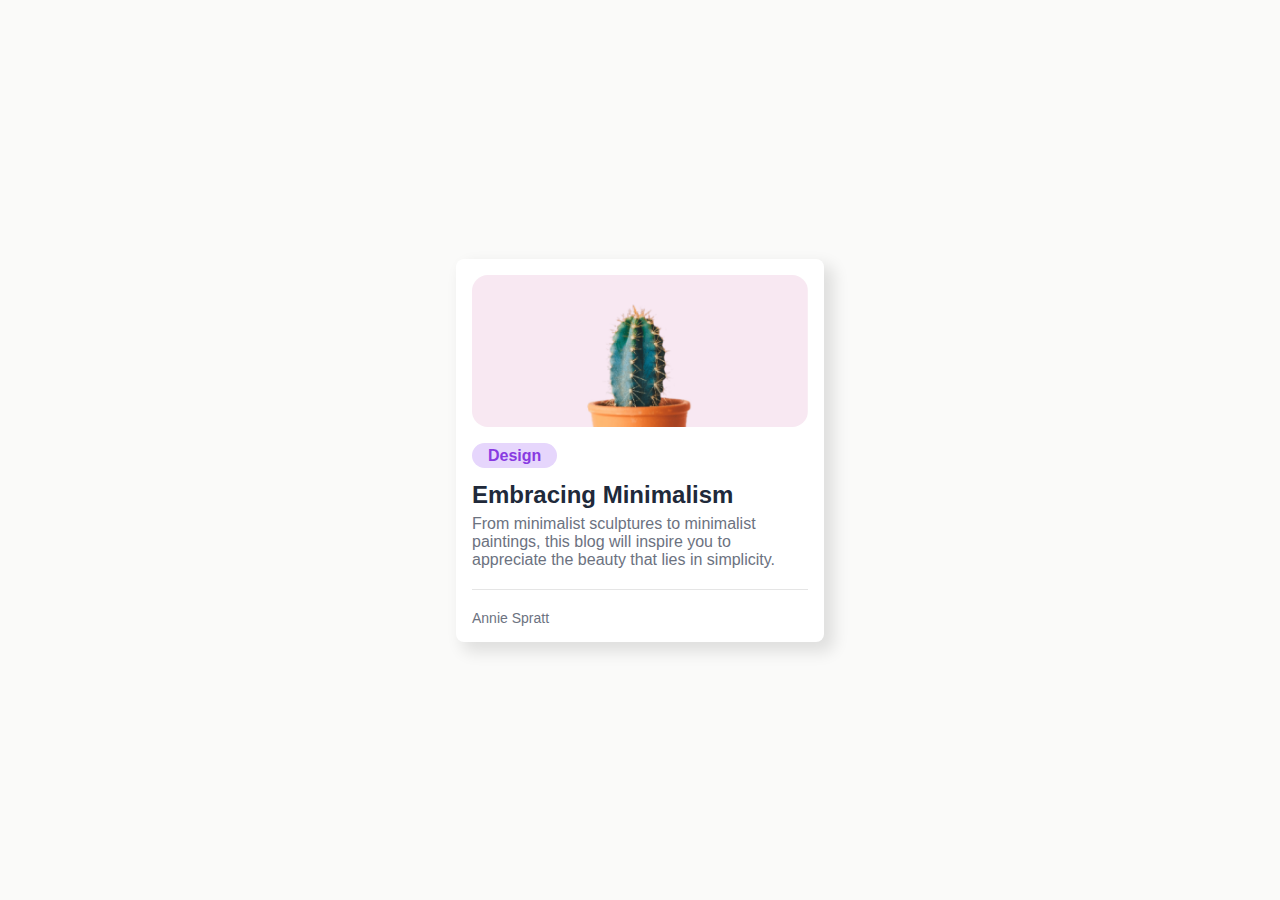
<file: act 1 YefersonMaya/act_challenge # 1/index.html>
<!DOCTYPE html>
<html lang="es">
<head>
  <meta charset="UTF-8">
  <meta name="viewport" content="width=device-width, initial-scale=1.0">
  <title>Minimal blog card</title>
  <link rel="stylesheet" href="./styles.css">
</head>
<body>
  <div class="container">
    <div class="card">
      <div class="card__image">
        <img src="./cactus_img.jpg" alt="Card image">
      </div>
      <div class="card__content">
        <span class="card__span">Design</span>
        <h2 class="card__title">Embracing Minimalism</h2>
        <p class="card__text">From minimalist sculptures to minimalist paintings, this blog will inspire you to appreciate the beauty that lies in simplicity.</p>
        <footer class="card__footer">
          <span>Annie Spratt</span>
        </footer>
      </div>
    </div>
  </div>
</body>
</html>
</file>
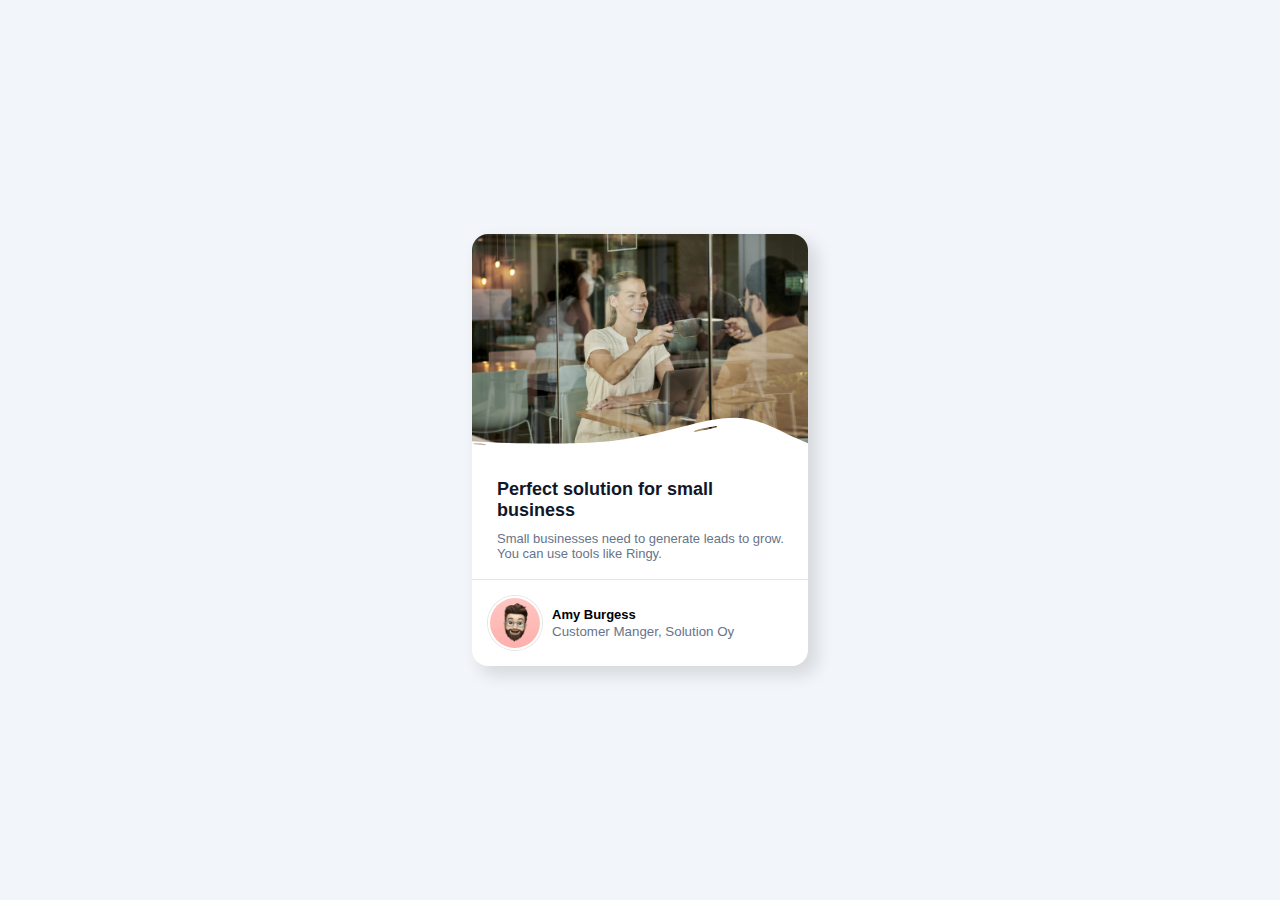
<file: act 1 YefersonMaya/act_challenge # 2/index.html>
<!DOCTYPE html>
<html lang="es">

<head>
  <meta charset="UTF-8">
  <meta name="viewport" content="width=device-width, initial-scale=1.0">
  <title>Business Blog Card</title>
  <link rel="stylesheet" href="./styles.css">
</head>

<body>
  <div class="container">
    <div class="card">
      <div class="card__image">
        <img src="./hero-image-business-card.png" alt="Hero image">
        <svg width="418" height="68" viewBox="0 0 418 68" fill="none" xmlns="http://www.w3.org/2000/svg">
          <path fill-rule="evenodd" clip-rule="evenodd" d="M0 29.2723C49.8111 33.1558 142.803 32.8672 173.912 28.8749C195.536 26.0997 215.146 21.9909 234.225 17.9931C243.347 16.0818 252.413 13.6909 261.547 11.2823C282.757 5.6889 304.329 0 327.8 0C349.718 0 369.892 9.71262 388.837 18.8332C394.823 21.7151 400.687 24.5379 406.444 26.9765L406.452 26.9802L406.458 26.9827C410.375 28.6417 414.222 30.2715 418 31.8183V67.722H0V29.2723ZM304.713 10.8978C305.217 11.4203 304.096 11.8313 303.176 12.1689L303.163 12.1738C302.851 12.2881 302.668 12.367 302.533 12.4248C302.27 12.5383 302.193 12.5713 301.703 12.6336C301.614 12.645 301.39 12.709 301.174 12.7707C300.972 12.8285 300.777 12.8843 300.706 12.8931C300.332 12.9395 300.051 13.0553 299.804 13.1569C299.651 13.2199 299.512 13.2774 299.371 13.3097C298.465 13.518 297.552 13.6865 296.714 13.8413L296.611 13.8603C295.721 14.0246 294.911 14.176 294.129 14.3606C292.627 14.715 291.114 15.0207 289.646 15.3132L289.196 15.4027C288.57 15.5272 288.04 15.5887 287.52 15.6488C286.942 15.7158 286.377 15.7812 285.709 15.9304C284.87 16.1179 284.191 16.2304 283.523 16.3414C282.763 16.4674 282.016 16.5914 281.058 16.8208C280.818 16.8782 280.245 16.9899 279.673 17.1015L279.672 17.1016C279.105 17.2121 278.538 17.3225 278.299 17.3795C277.3 17.6176 276.436 17.7684 276.105 17.1908C275.878 16.7954 275.95 16.7592 276.351 16.5578C276.536 16.4651 276.79 16.3374 277.117 16.1235C277.35 16.0678 277.907 15.8865 278.463 15.7052C279.018 15.5241 279.574 15.343 279.81 15.2866C280.655 15.0841 281.27 14.8999 281.872 14.7191L281.872 14.719C282.557 14.5135 283.228 14.3124 284.207 14.0937C285.549 13.7939 286.904 13.5246 288.217 13.2634L288.217 13.2633L288.669 13.1734C290.137 12.8809 291.556 12.5936 292.943 12.2661C293.892 12.0423 294.845 11.8655 295.719 11.7041L295.773 11.6943C296.205 11.6144 296.459 11.6286 296.697 11.642C296.942 11.6557 297.172 11.6686 297.563 11.5785C297.83 11.5171 298.205 11.4122 298.603 11.3013C299.263 11.1169 299.983 10.9155 300.368 10.8686L300.455 10.858C300.541 10.8475 300.622 10.8374 300.698 10.8278C301.464 10.7303 301.88 10.6507 302.126 10.5602C303.049 10.2217 304.207 10.3728 304.713 10.8978ZM16.1592 34.1874C16.6926 34.115 17.342 34.0268 17.2485 33.5155C17.1545 33.0017 16.6448 32.644 16.1099 32.7166C15.9668 32.7361 15.7464 32.712 15.3539 32.6293C15.3023 32.6184 15.2459 32.606 15.1857 32.5928L15.1852 32.5927C14.9885 32.5496 14.5884 32.5571 14.2219 32.5641C14.0015 32.5683 13.7932 32.5722 13.6487 32.5648C13.4367 32.5538 13.3309 32.4962 13.218 32.4349C13.1079 32.375 12.9911 32.3114 12.7624 32.284L12.7343 32.2807C12.2724 32.2254 11.7683 32.1656 11.2531 32.1435C10.4996 32.1112 9.74266 32.0412 8.96067 31.9649L8.7202 31.9414C8.02079 31.8729 7.29944 31.8022 6.5753 31.7577C6.04695 31.7252 5.67093 31.743 5.28674 31.7612C4.94861 31.7772 4.60415 31.7935 4.14393 31.7761C4.01586 31.7713 3.70012 31.7973 3.38453 31.8232C3.06837 31.8493 2.75236 31.8753 2.62534 31.8703C2.40949 31.9692 2.25245 32.016 2.13846 32.05C1.89085 32.1239 1.84636 32.1372 1.84347 32.4922C1.83925 33.0107 2.29369 33.0723 2.83671 33.0937C2.9669 33.0988 3.26797 33.1302 3.56954 33.1616C3.87373 33.1932 4.17841 33.225 4.30874 33.2299C4.82981 33.2496 5.22098 33.3078 5.61834 33.3669C5.96839 33.419 6.32324 33.4718 6.77593 33.4996C7.13647 33.5218 7.42413 33.5878 7.71869 33.6555C7.9832 33.7162 8.25327 33.7782 8.58667 33.8109L8.82622 33.8343C9.60817 33.9105 10.4152 33.9857 11.2307 34.0207C11.6555 34.039 12.0842 34.0888 12.5545 34.1451L12.6088 34.1516C13.0521 34.2047 13.5348 34.2626 14.025 34.2879C14.101 34.2918 14.1837 34.2759 14.2742 34.2586C14.4204 34.2305 14.5869 34.1985 14.7782 34.2399C14.8148 34.2478 14.9235 34.2447 15.036 34.2416C15.1562 34.2382 15.2808 34.2347 15.3265 34.2443C15.5775 34.2972 15.6234 34.2874 15.781 34.2536C15.8614 34.2364 15.9708 34.213 16.1515 34.1884L16.1592 34.1874Z" fill="white"/>
          </svg>
      </div>
      <div class="card__content">
        <h2 class="card__title">Perfect solution for small business</h2>
        <p class="card__text">Small businesses need to generate leads to grow. You can use tools like Ringy.</p>
      </div>
      <footer class="card__footer">
        <img src="./avatar-image-business-card.png" alt="avatar">
        <div class="footer__content">
          <h4>Amy Burgess</h4>
          <span>Customer Manger, Solution Oy</span>
        </div>
      </footer>
    </div>
  </div>
</body>

</html>
</file>
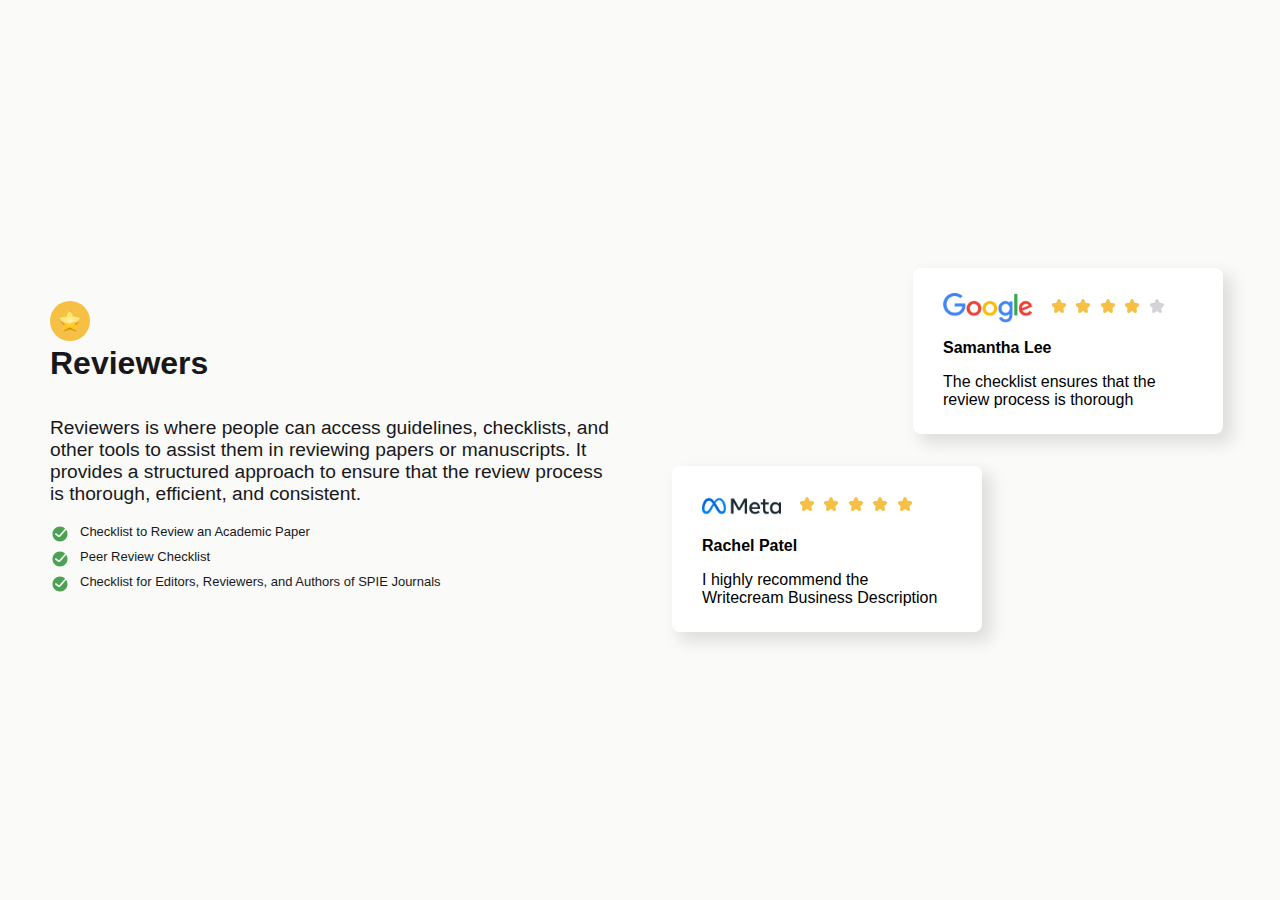
<file: act 1 YefersonMaya/act_challenge # 3/index.html>
<!DOCTYPE html>
<html lang="es">
  <head>
    <meta charset="UTF-8" />
    <meta name="viewport" content="width=device-width, initial-scale=1.0" />
    <title>Testimonial Page</title>
    <link rel="stylesheet" href="./styles.css" />
  </head>

  <body>
    <div class="container">
      <section class="content">
        <header>
          <img src="./Golden-Star.png" alt="" />
          <h1>Reviewers</h1>
        </header>
        <main>
          <p>
            Reviewers is where people can access guidelines, checklists, and
            other tools to assist them in reviewing papers or manuscripts. It
            provides a structured approach to ensure that the review process is
            thorough, efficient, and consistent.
          </p>
          <ul class="list">
            <li>
              <span class="list_check">
                <img src="./Done_ring_round_fill.svg" alt="Check image" />
              </span>
              Checklist to Review an Academic Paper
            </li>
            <li>
              <span class="list_check"
                ><img src="./Done_ring_round_fill.svg" alt="Check image"
              /></span>
              Peer Review Checklist
            </li>
            <li>
              <span class="list_check"
                ><img src="./Done_ring_round_fill.svg" alt="Check image"
              /></span>
              Checklist for Editors, Reviewers, and Authors of SPIE Journals
            </li>
          </ul>
        </main>
      </section>
      <section class="cards">
        <div class="card1">
          <div class="card">
            <header class="card_header">
              <div class="testimonial">
                <img
                  class="card_testimonial"
                  src="./google-testimonial.png"
                  alt=""
                />
                <div class="stars">
                  <img src="./Star_fill.svg" alt="" />
                  <img src="./Star_fill.svg" alt="" />
                  <img src="./Star_fill.svg" alt="" />
                  <img src="./Star_fill.svg" alt="" />
                  <img src="./Star_fill_gray.svg" alt="" />
                </div>
              </div>
              <h4>Samantha Lee</h4>
            </header>
            <main class="card_content">
              <p>The checklist ensures that the review process is thorough</p>
            </main>
          </div>
        </div>

        <div class="card2">
          <div class="card">
            <header class="card_header">
              <div class="testimonial">
                <img
                  class="card_testimonial"
                  src="./meta-testimonial.png"
                  alt=""
                />
                <div class="stars">
                  <img src="./Star_fill.svg" alt="" />
                  <img src="./Star_fill.svg" alt="" />
                  <img src="./Star_fill.svg" alt="" />
                  <img src="./Star_fill.svg" alt="" />
                  <img src="./Star_fill.svg" alt="" />
                </div>
              </div>
              <h4>Rachel Patel</h4>
            </header>
            <main class="card_content">
              <p>I highly recommend the Writecream Business Description</p>
            </main>
          </div>
        </div>
      </section>
    </div>
  </body>
</html>
</file>
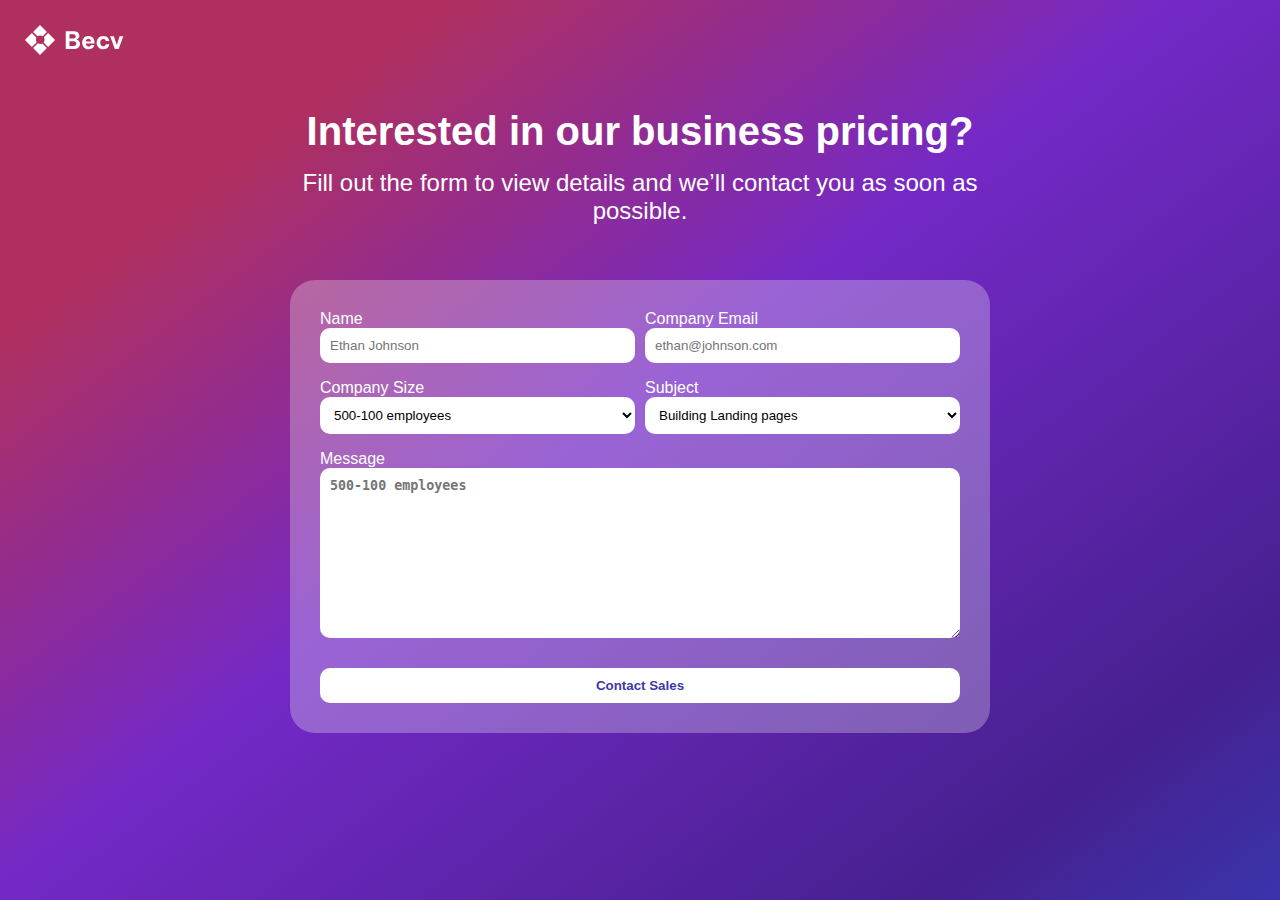
<file: act 1 YefersonMaya/act_challenge # 4/index.html>
<!DOCTYPE html>
<html lang="en">
<head>
  <meta charset="UTF-8">
  <meta name="viewport" content="width=device-width, initial-scale=1.0">
  <title>Contact Page</title>
  <link rel="stylesheet" href="./styles.css">
</head>
<body>
  <div class="container">
    <div class="icon">
      <img src="./contact-form-icon.svg" alt="icon">
    </div>
    <section class="content">
      <header>
        <h1 class="title">Interested in our business pricing?</h1>
        <h2 class="subtitle">Fill out the form to view details and we’ll contact you as soon as possible.</h2>
      </header>

      <main>
        <form class="form" action="">
          <div class="input_group">
            <div class="input_field">
              <label for="name">Name</label>
              <input type="text" id="name" name="name" placeholder="Ethan Johnson" required>
            </div>

            <div class="input_field">
              <label for="compamy_email">Company Email</label>
              <input type="email" id="compamy_email" name="compamy_email" placeholder="ethan@johnson.com" required>
            </div>
          </div>
          <div class="input_group">
            <div class="input_field">
              <label for="company_size">Company Size</label>
              <select name="company_size" id="company_size">
                <option value="1">500-100 employees</option>
                <option value="2">100-500 employees</option>
              </select>
            </div>

            <div class="input_field">
              <label for="subject">Subject</label>
              <select name="subject" id="subject">
                <option value="1">Building Landing pages</option>
                <option value="2">Other option</option>
              </select>
            </div>
          </div>
          <div class="input_field">
            <label for="message">Message</label>
            <textarea name="message" id="message" cols="30" rows="10" placeholder="500-100 employees"></textarea>
          </div>
          <button class="submit_button" type="submit">Contact Sales</button>
        </form>
      </main>

    </section>
  </div>
</body>
</html>
</file>
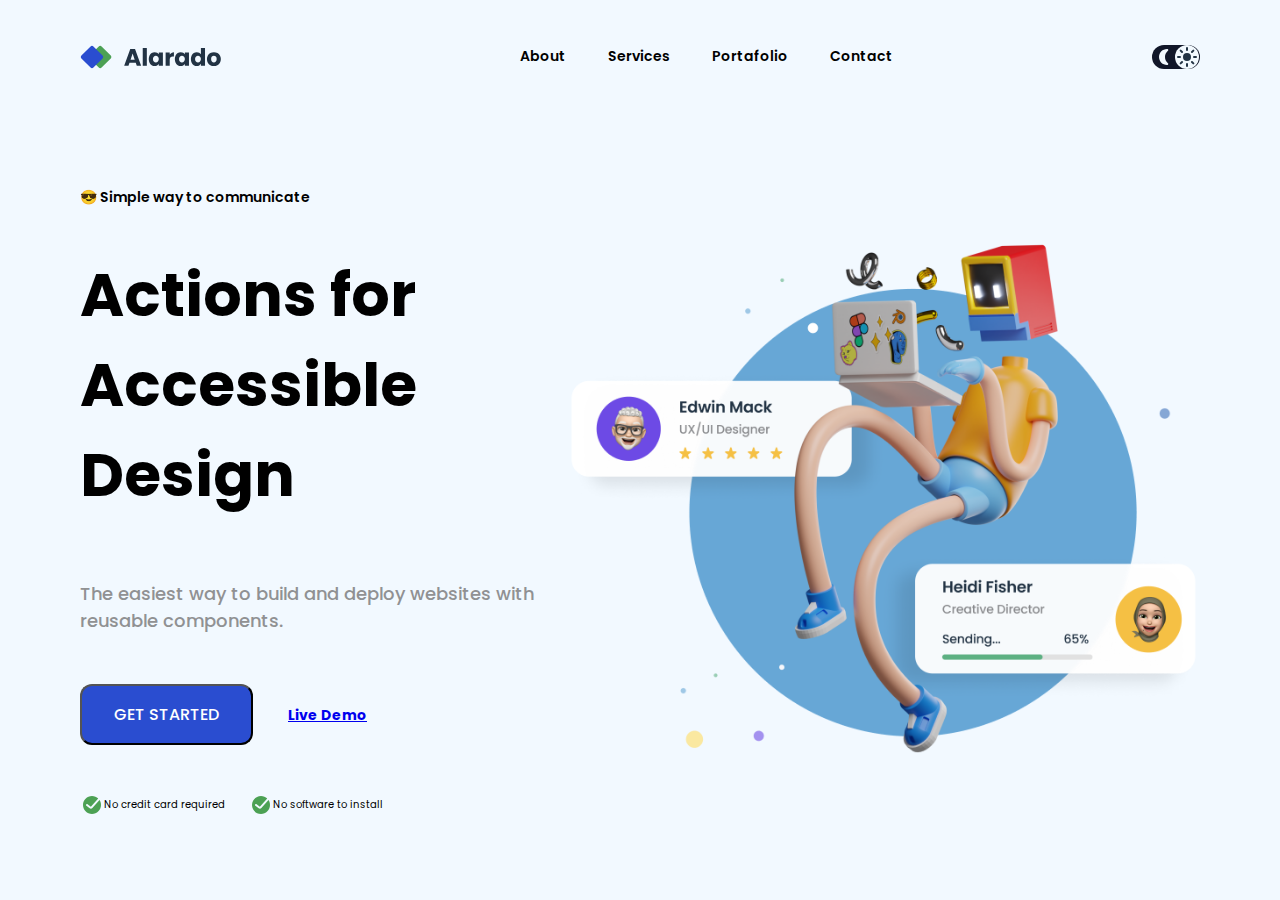
<file: act 1 YefersonMaya/act_challenge # 5/index.html>
<!DOCTYPE html>
<html lang="en">
<head>
    <meta charset="UTF-8">
    <meta name="viewport" content="width=device-width, initial-scale=1.0">
    <title>Simple Homepage</title>
    <link rel="stylesheet" href="style.css">
    <link href="https://fonts.googleapis.com/css2?family=Be+Vietnam+Pro:ital,wght@0,100;0,200;0,300;0,400;0,500;0,600;0,700;0,800;0,900;1,100;1,200;1,300;1,400;1,500;1,600;1,700;1,800;1,900&family=Lato:ital,wght@0,100;0,300;0,400;0,700;0,900;1,100;1,300;1,400;1,700;1,900&family=Poppins:ital,wght@0,100;0,200;0,300;0,400;0,500;0,600;0,700;0,800;0,900;1,100;1,200;1,300;1,400;1,500;1,600;1,700;1,800;1,900&family=Sora:wght@100..800&display=swap" rel="stylesheet">
</head>
<body>
    <div class="container">
        <header>
            <img src="./alarado-icon-homepage.svg" alt="" class="logo">
            <ul class="menu">
                <li class="menu--item">About</li>
                <li class="menu--item">Services</li>
                <li class="menu--item">Portafolio</li>
                <li class="menu--item">Contact</li>
            </ul>
            <div class="switch--mode">    
                <div class="switch--mode__moon">
                    <img src="./Moon_fill_light.svg" alt="">
                    <div class="switch--mode__sun">
                        <img src="./Sun_fill.svg" alt="">
                    </div>
                </div>
            </div>
        </header>
        <div class="content">
            <div class="content--main">
                <p class="emoji">😎 Simple way to communicate</p>
                <p class="title">Actions for Accessible Design</p>
                <p class="desc">The easiest way to build and deploy websites with reusable components.</p>
                <button class="btn">GET STARTED</button>
                <span><a href="#" class="btn-demo">Live Demo</a></span>
                <div class="features">
                    <div class="feature">
                        <img src="./Done_ring_round_fill.svg" alt="">
                        <span class="feature--desc">No credit card required</span>
                    </div>
                    <div class="feature">
                        <img src="./Done_ring_round_fill.svg" alt="">
                        <span class="feature--desc">No software to install</span>
                    </div>
                </div>
            </div>
            <div class="content--bg">
                <img src="./hero-image-simple-homepage.png" alt="">
            </div>
        </div>
    </div>

</body>
</html>
</file>
<file: act 1 YefersonMaya/act_challenge # 1/styles.css>
body {
    background-color: #FAFAF9;
    font-family: sans-serif;
    margin: 0;
    padding: 0;
  }
  
  .container {
    margin: 0;
    padding: 0;
    display: flex;
    justify-content: center;
    align-items: center;
    height: 100vh;
  }
  
  .card {
    background-color: white;
    width: 336px;
    padding: 16px;
    border-radius: 8px;
    aspect-ratio: 1/1;
    box-shadow: 8px 8px 16px 2px rgba(0, 0, 0, 0.108);
  }
  
  .card__image {
    margin-bottom: 16px;
  }
  
  .card__image img {
    width: 100%;
    aspect-ratio: 336/152;
    border-radius: 16px;
  }
  
  .card__span {
    background-color: #E6D6FC;
    color: #883AE1;
    font-weight: 600;
    padding: 4px 16px;
    border-radius: 16px;
  }
  
  .card__title {
    padding: 0;
    margin: 16px 0 6px 0;
    color: #20293A;
  }
  
  .card__text {
    padding: 0;
    margin: 0 0 20px 0;
    color: #6C727F;
  }
  
  .card__footer {
    border-top: 1px solid #E5E5E5;
    padding-top: 20px;
    margin: 0;
    color: #6C727F;
    font-size: 14px;
  }
</file>
<file: act 1 YefersonMaya/act_challenge # 2/styles.css>
body {
    background-color: #F2F5F9;
    font-family: sans-serif;
    margin: 0;
    padding: 0;
  }
  
  .container {
    margin: 0;
    padding: 0;
    display: flex;
    justify-content: center;
    align-items: center;
    height: 100vh;
  }
  
  .card {
    background-color: white;
    width: 336px;
    border-radius: 16px;
    aspect-ratio: 1/1;
    box-shadow: 8px 8px 16px 2px rgba(0, 0, 0, 0.108);
  }
  
  .card__image {
    margin: 0;
    padding-bottom: 16px;
    position: relative;
  }
  
  .card__image img {
    width: 100%;
    border-top-left-radius: 16px;
    border-top-right-radius: 16px;
  }
  
  .card__image svg {
    position: absolute;
    bottom: 0px;
    left: 0px;
    width: 100%;
  
  }
  .card__content {
    padding: 0 18px 18px 25px;
  }
  
  .card__title {
    padding: 0;
    margin: 0 0 10px 0;
    color: #111729;
    font-size: large;
  }
  
  .card__text {
    padding: 0;
    margin: 0;
    color: #677489;
    font-size: 13px;
  }
  
  .card__footer {
    border-top: 1px solid #E5E5E5;
    padding: 16px;
    display: flex;
    flex-direction: row;
    align-items: center;
    justify-content: flex-start;
    gap: 10px;
  }
  
  .card__footer img {
    border-radius: 100%;
    max-width: 50px;
    max-height: 50px;
    aspect-ratio: 1/1;
    border: white 2px solid;
    box-shadow: 0px 0px 0px 1px rgba(0, 0, 0, 0.108);
  }
  
  .card__footer h4 {
    padding: 0;
    margin: 0;
    font-size: small;
  }
  
  .card__footer span {
    color: #677489;
    font-size: smaller;
  }
</file>
<file: act 1 YefersonMaya/act_challenge # 3/styles.css>
body {
    background-color: #FAFAF9;
    font-family: sans-serif;
    margin: 0;
    padding: 0;
  }
  
  .container {
    padding: 0 25px;
    margin: 0 auto;
    height: 100vh;
    display: grid;
    align-content: center;
    grid-template-columns: 1fr 1fr;
    max-width: 1280px;
  }
  
  @media (max-width: 640px) {
    .container {
      grid-template-columns: 1fr;
      grid-template-rows: 1fr 1fr;
    }
  
    .content {
      padding: 0;
      margin-top: 5px;
    }
  
    .cards {
      padding: 0;
      margin-bottom: 5px;
    }
  }
  
  .content {
    padding: 0 25px;
    color: #18181B;
    display: flex;
    flex-direction: column;
    justify-content: center;
  }
  
  .content header img {
    width: 30px;
    padding: 5px;
    margin: 0;
    background-color: #f5c044;
    border-radius: 100%;
  }
  
  .content header h1 {
    font-size: 2em;
    margin: 0;
    padding: 0;
    margin-bottom: 0.5em;
  }
  
  .content main p {
    font-size: 1.2em;
    margin-bottom: 1em;
  }
  
  .list {
    list-style: none;
    padding: 0;
    margin: 0;
  }
  
  
  .list li {
    position: relative;
    font-size: small;
    padding-left: 30px;
    margin-bottom: 10px;
    display: flex;
    flex-direction: column;
  }
  
  .list_check {
    position: absolute;
    left: 0;
    top: 0;
  }
  
  .list_check img {
    width: 20px;
    height: 20px;
  }
  
  .cards {
    display: flex;
    flex-direction: column;
    justify-content: center;
    gap: 2em;
    padding: 2em;
  }
  
  .card {
    background-color: #FFFFFF;
    width: 250px;
    padding: 25px 30px;
    border-radius: 8px;
    aspect-ratio: 3/1;
    box-shadow: 8px 8px 16px 2px rgba(0, 0, 0, 0.108);
  }
  
  .card_header h4 {
    font-size: 1em;
    margin: 0;
    padding: 0 0 1em 0;
  }
  
  .card_content p {
    font-size: 1em;
    margin: 0;
    padding: 0;
  }
  
  .testimonial {
    display: flex;
    align-items: center;
    margin-bottom: 1em;
    gap: 1em;
    text-align: center;
    flex-direction: row;
  }
  
  .stars img {
    width: 20px;
  }
  
  .card_testimonial {
    height: 30px;
  }
  
  .card1 {
    align-self: flex-end;
  }
  
  .card2 {
    align-self: flex-start;
  }
</file>
<file: act 1 YefersonMaya/act_challenge # 4/styles.css>
body {
    background: url(./bg-image.svg);
    background-size: cover;
    font-family: sans-serif;
    margin: 0;
    padding: 0;
    height: 100vh;
    width: 100vw;
  }
  
  .container {
    background: url(./bg-image.svg);
    background-size: cover;
    margin: 0;
    padding: 0;
    color: white;
    height: 100vh;
    overflow-y: scroll;
  }
  
  .icon {
    width: 100px;
    margin: 0;
    padding: 25px 0 0 25px;
  }
  
  .content {
    display: flex;
    flex-direction: column;
    justify-content: center;
    align-items: center;
    margin: 0 auto;
    padding: 25px;
    max-width: 800px;
  }
  
  header {
    display: flex;
    justify-content: center;
    align-items: center;
    padding: 25px;
    flex-direction: column;
    text-align: center;
  }
  
  .title {
    font-size: 2.5em;
    margin: 0;
    padding: 0;
    margin-bottom: 15px;
  }
  
  .subtitle {
    font-size: 1.5em;
    margin: 0;
    padding: 0;
    font-weight: 100;
  }
  
  main {
    padding: 30px;
    margin: 30px;
    width: 80%;
    background-color: rgba(255, 255, 255, 0.275);
    border-radius: 25px;
  }
  
  .input_group {
    display: grid;
    grid-template-columns: 1fr 1fr;
    gap: 10px;
    padding-bottom: 1em;
  }
  
  .input_field {
    display: flex;
    flex-direction: column;
  }
  
  .input_field input {
    padding: 10px;
    border-radius: 10px;
    border: none;
    background-color: white;
    color: black;
  }
  
  .input_field select {
    padding: 10px;
    border-radius: 10px;
    border: none;
    background-color: white;
    color: black;
  
  }
  
  .input_field textarea {
    padding: 10px;
    border-radius: 10px;
    border: none;
    background-color: white;
    color: #111729;
    font-weight: bolder;
    resize: vertical;
    min-height: 50px;
  }
  
  .submit_button {
    margin-top: 30px;
    padding: 10px;
    border-radius: 10px;
    border: none;
    background-color: #ffffff;
    color: #4036A9;
    cursor: pointer;
    width: 100%;
    font-weight: bolder;
  }
  
  
  /* DEFAULT CONTENT 
  *
  .content {
    display: flex;
    flex-direction: column;
    justify-content: center;
    align-items: center;
    margin: 0 auto;
    padding: 0;
    max-width: 800px;
  }
  **/
  
  @media (max-width: 1024px){
    .content {
      margin: 0 25px;
      padding: 0 25px;
      max-width: 100%;
    }
  
    main {
      margin: 30px;
      width: 100%;
    }
  
    .title {
      font-size: 2em;
    }
    
    .subtitle {
      font-size: 1em;
    }
  }
  
  @media (max-width: 640px){
    .content {
      margin: 0 25px;
      padding: 0 25px;
      max-width: 100%;
    }
  
    main {
      margin: 30px;
      width: 100%;
    }
  
    .title {
      font-size: 1.5em;
    }
    
    .subtitle {
      font-size: 1em;
    }
  
    .input_group {
      display: flex;
      flex-direction: column;
    }
  }
</file>
<file: act 1 YefersonMaya/act_challenge # 5/style.css>
html{
    font-size: 62.5%;
    font-family: "Poppins", serif;
}
body{
    background-color: #f2f9ff;
}
.container{
    padding: 2.8rem 7.2rem;
}
header{
    display: flex;
    justify-content: space-between;
    align-items: center;
}
.switch--mode{
    width: 4.8rem;
    background-color: #111729;
    border-radius: 1.2rem;
}
.switch--mode__moon{
    display: flex;
}
.switch--mode__sun{
    display: flex;
    background-color: #F2F9FE;
    border-radius: 1.2rem;
    margin-left: -1px;
}
.menu{
    display: flex;
    list-style-type: none;
}
.menu--item{
    font-size: 1.4rem;
    font-weight: 600;
}
.menu li:not(:first-child){
    margin-left: 4.2rem;
}
.content{
    margin-top: 9.6rem;
    display: flex;
    align-items: center;
}
.content--main{
    width: 64rem;
}
.title{
    font-size: 6rem;
    font-weight: 700;
    margin-top: 4.2rem;
}
.emoji{
    font-size: 1.4rem;
    font-weight: 600;
}
.desc{
    font-size: 1.8rem;
    font-weight: 450;
    color: #909193;
    margin-top: 4rem;
}
.btn{
    background-color: #2A4DD0;
    color: white;
    font-family: "Poppins", serif;
    border-radius: 1.2rem;
    padding: 1.6rem 3.2rem;
    font-size: 1.6rem;
    font-weight: 450;
    margin-top: 3.2rem;
}
.btn-demo{
    margin-left: 3.2rem;
    font-weight: bold;
    font-size: 1.4rem;
}
.features{
    display: flex;
    column-gap: 2.4rem;
    margin-top: 4.8rem;
}
.feature{
    display: flex;
}
.feature--desc{
    display: flex;
    align-items: center;
}
.content--bg img{
    width: 64rem;
}
.x, .d, .a, .e, .b {
    line-height: 1.5; 
}
</file>
